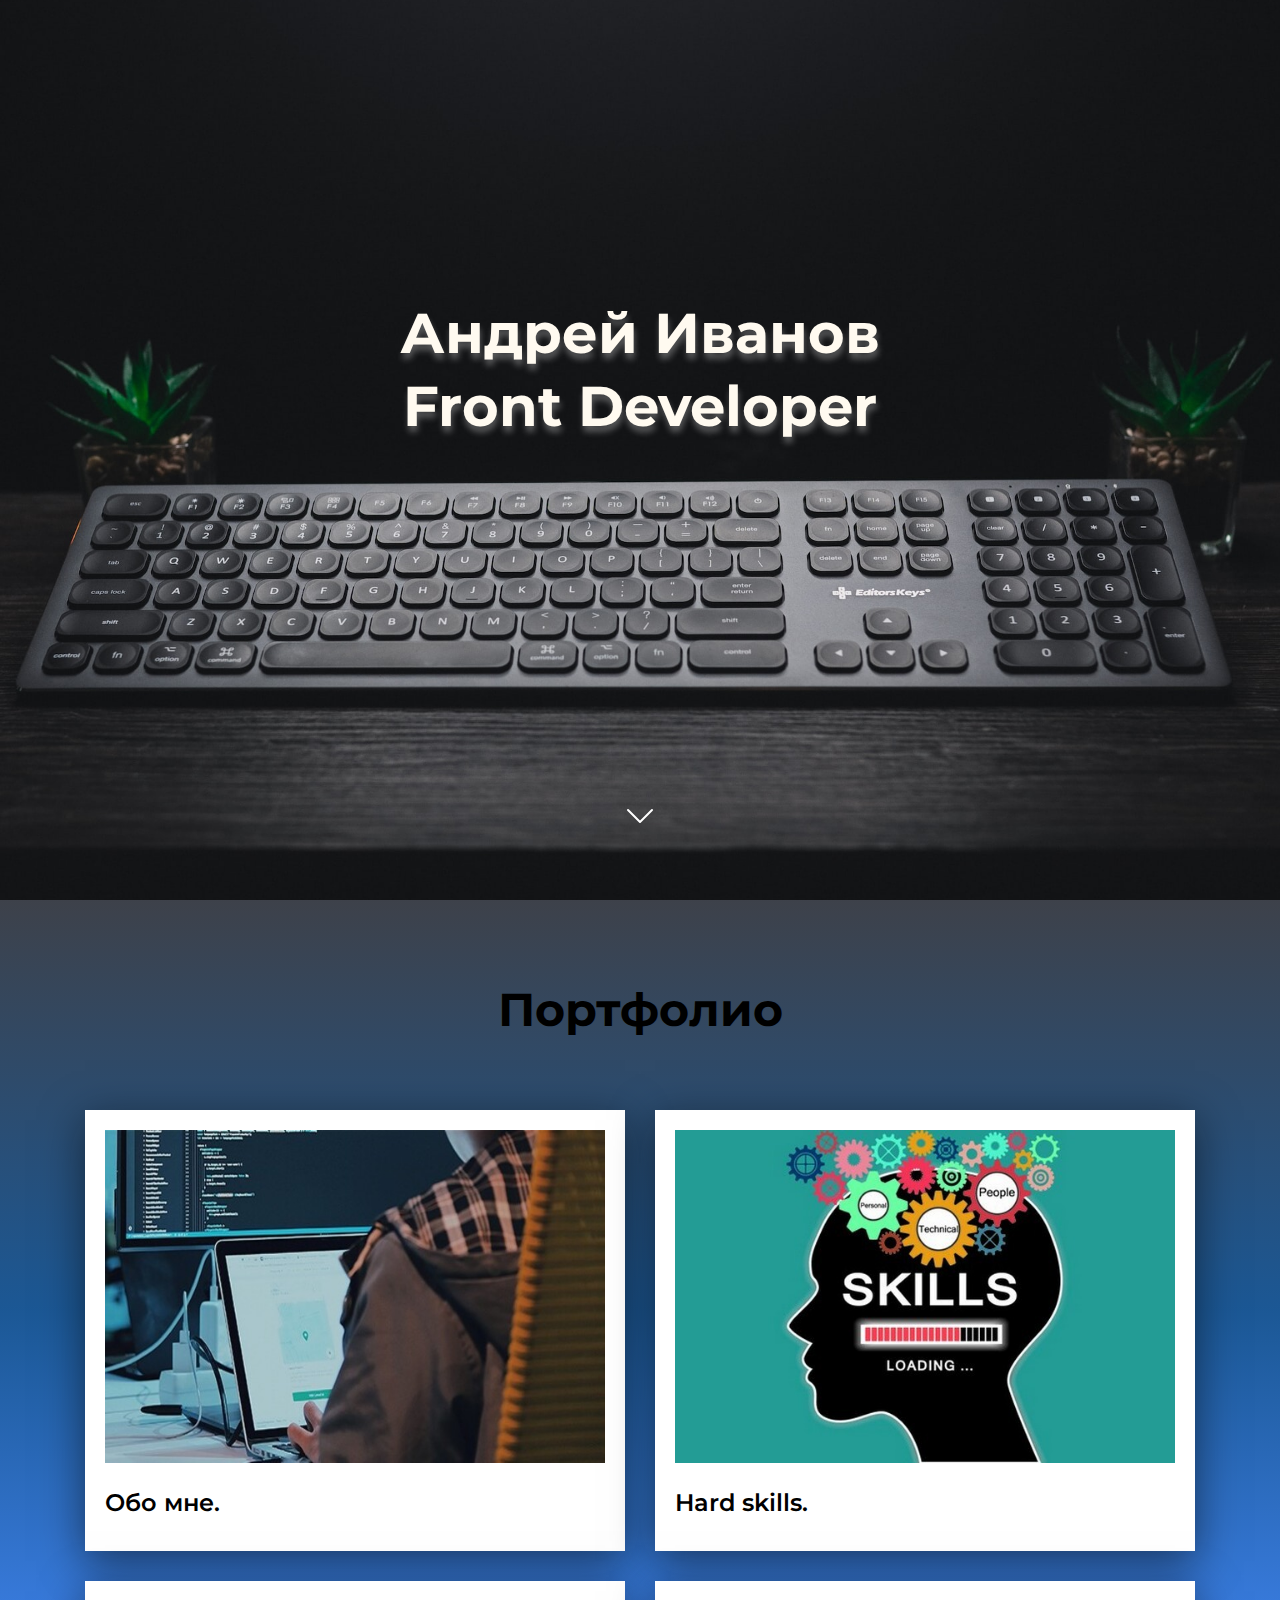
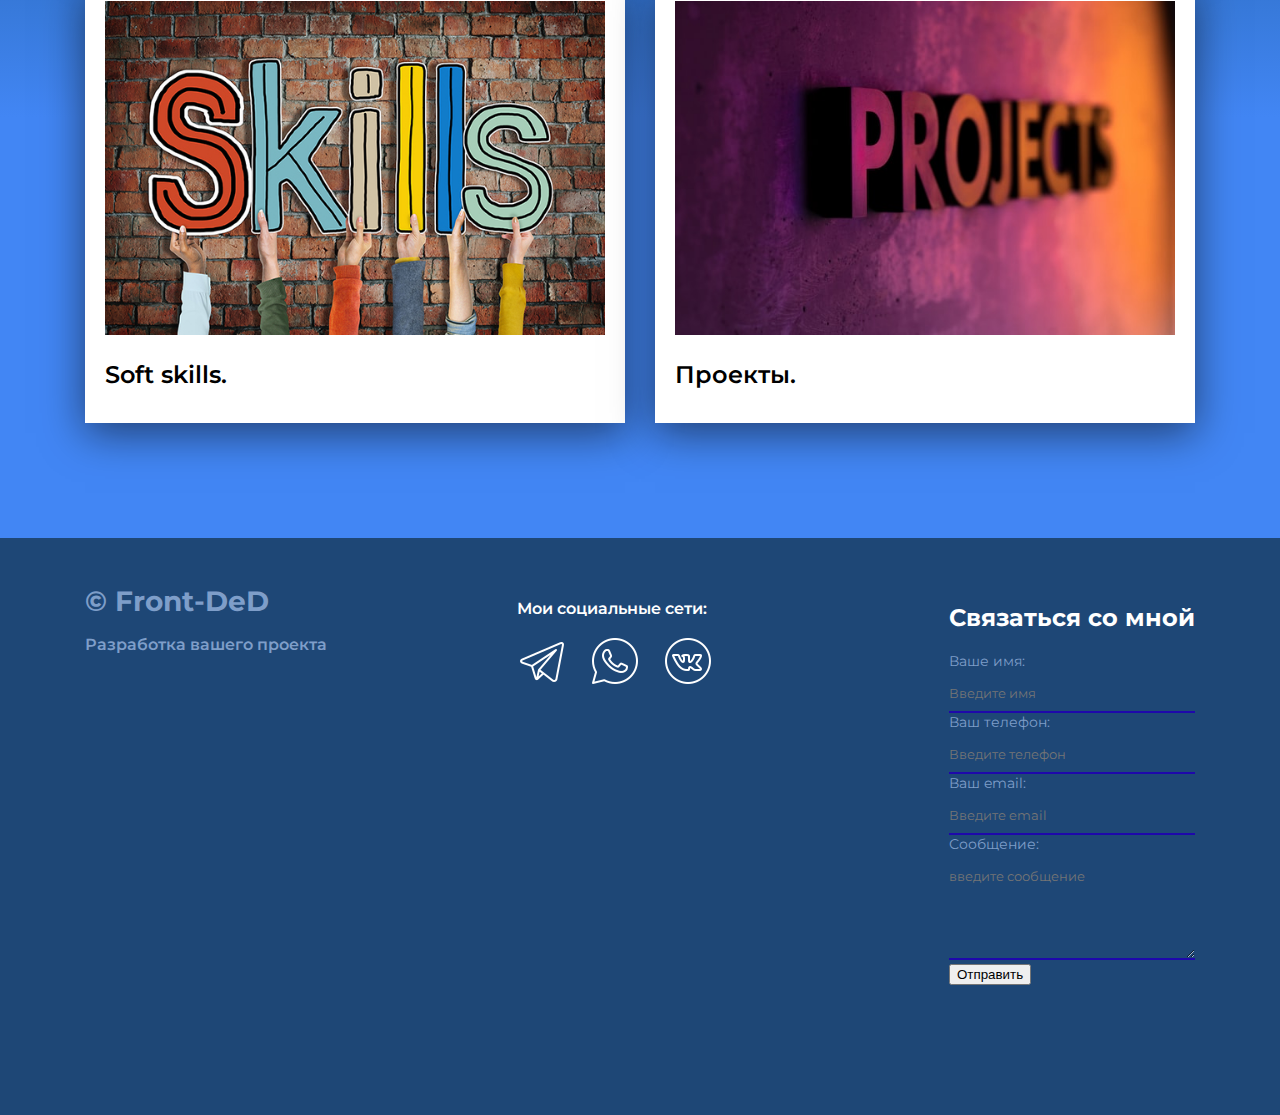
<file: index.html>
<!DOCTYPE html>
<html lang="en">
  <head>
    <meta charset="UTF-8" />
    <meta http-equiv="X-UA-Compatible" content="IE=edge" />
    <meta name="viewport" content="width=device-width, initial-scale=1.0" />
    <title>Fotooboikld.ru</title>
    <link rel="stylesheet" href="./styles.css/main.css" />
    <link rel="stylesheet" href="./styles.css/media.css" />
    <link
      href="https://fonts.googleapis.com/css2?family=Montserrat:wght@400;600;700&display=swap"
      rel="stylesheet"
    />
  </head>
  <body>
    <header class="header" class="header">
      <h1 class="header-title">
        Андрей Иванов <br />
        Front Developer
      </h1>
      <div class="header-info">
        <ul>
          <li></li>
          <li></li>
          <li></li>
        </ul>
      </div>
      <div class="header-arrow">
        <a href="#portfolio" class="header-arrow">
          <img src="./images/header/chevron-down.svg" alt="Arrow" />
        </a>
      </div>
    </header>
    <main>
      <section class="portfolio" id="portfolio">
        <div class="container">
          <h2 class="portfolio-header">Портфолио</h2>

          <div class="portfolio-cards-wrapper">
            <div class="card">
              <a href="mi.html" class="card-link">
                <img class="card-img" src="./images/portfolio/s3.jpg" alt="" />
                <h3 class="card-title">Обо мне.</h3>
                <p></p>
              </a>
            </div>

            <div class="card">
              <a href="hard.html" class="card-link">
                <img class="card-img" src="./images/portfolio/s2.jpg" alt="" />
                <h3 class="card-title">Hard skills.</h3>
                <p></p>
              </a>
            </div>

            <div class="card">
              <a href="soft.html" class="card-link">
                <img class="card-img" src="./images/portfolio/s1.jpg" alt="" />
                <h3 class="card-title">Soft skills.</h3>
                <p></p>
              </a>
            </div>

            <div class="card">
              <a href="slider.html" class="card-link">
                <img class="card-img" src="./images/portfolio/s4.jpg" alt="" />
                <h3 class="card-title">Проекты.</h3>
                <p></p>
              </a>
            </div>
          </div>
        </div>
      </section>
    </main>
    <footer class="footer">
      <div class="container">
        <div class="footer-row">
          <div class="footer-copyright footer-col">
            <div class="footer-copyright-name">© Front-DeD</div>
            <p>Разработка вашего проекта</p>
          </div>

          <div class="footer-icons footer-col">
            <p>Мои социальные сети:</p>
            <div class="footer-icons-row">
              <a href="https://telegram.org/">
                <img src="./images/icons/telegram.png" alt="telegram" />
              </a>

              <a href="https://www.viber.com/">
                <img src="./images/icons/whatsapp.png" alt="whatsapp" />
              </a>

              <a href="https://vk.com/id325337532">
                <img src="./images/icons/vk.png" alt="vk" />
              </a>
            </div>
          </div>

          <form action="telegram.php" method="POST">
            <legend></legend>
            <h2>Связаться со мной</h2>
            <div class="form-group">
              <label for="name">Ваше имя:</label>
              <input
                type="text"
                class="form-control"
                id="name"
                name="name"
                placeholder="Введите имя"
              />
            </div>
            <div class="form-group">
              <label for="phone">Ваш телефон:</label>
              <input
                type="text"
                class="form-control"
                id="phone"
                name="phone"
                placeholder="Введите телефон"
              />
            </div>
            <div class="form-group">
              <label for="email">Ваш email:</label>
              <input
                type="text"
                class="form-control"
                id="email"
                name="email"
                placeholder="Введите email"
              />
            </div>
            <div class="form-group">
              <label for="msg"> Сообщение:</label>
              <textarea
                name="msg"
                id="msg"
                placeholder="введите сообщение"
                cols="20"
                rows="5"
              ></textarea>
            </div>
            <button type="submit" class="btn">Отправить</button>
          </form>
        </div>
      </div>
    </footer>
  </body>
</html>
</file>
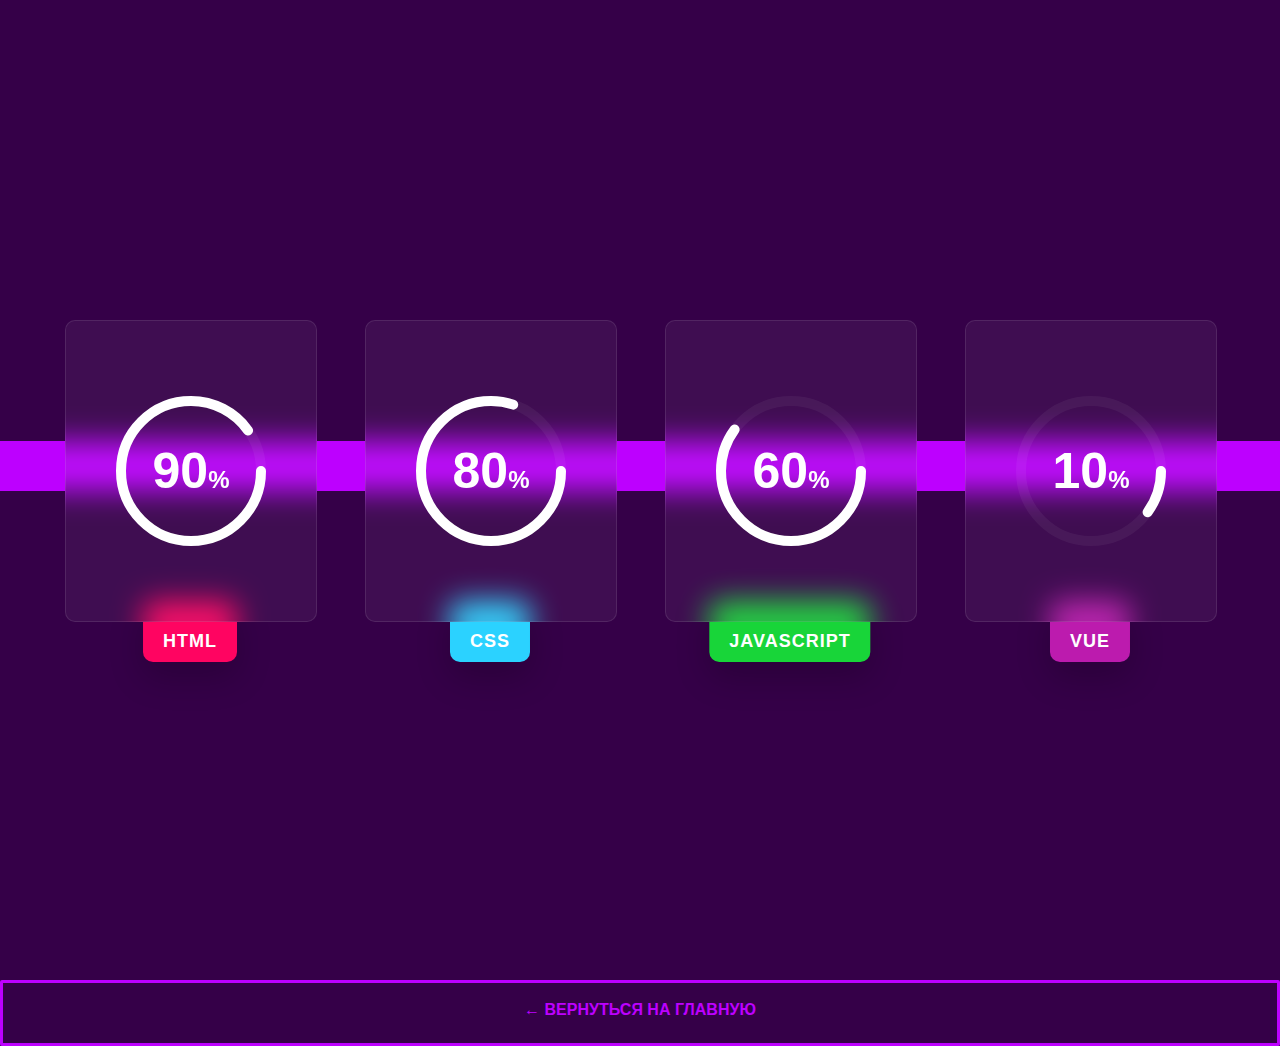
<file: hard.html>
<!DOCTYPE html>
<html lang="en">
  <head>
    <meta charset="UTF-8" />
    <meta http-equiv="X-UA-Compatible" content="IE=edge" />
    <meta name="viewport" content="width=device-width, initial-scale=1.0" />
    <title>Hard-skills</title>
    <link rel="stylesheet" href="./styles.css/hard.css" />
  </head>
  <body>
    <section>
      <div class="container">
        <div class="card">
          <div class="box">
            <div>
              <div class="percent">
                <svg>
                  <circle cx="70" cy="70" r="70"></circle>
                  <circle cx="70" cy="70" r="70"></circle>
                </svg>
                <div class="number">
                  <h2>90<span>%</span></h2>
                </div>
              </div>
            </div>
          </div>
          <div class="text">HTML</div>
        </div>
        <div class="card">
          <div class="box">
            <div>
              <div class="percent">
                <svg>
                  <circle cx="70" cy="70" r="70"></circle>
                  <circle cx="70" cy="70" r="70"></circle>
                </svg>
                <div class="number">
                  <h2>80<span>%</span></h2>
                </div>
              </div>
            </div>
          </div>
          <div class="text">CSS</div>
        </div>
        <div class="card">
          <div class="box">
            <div>
              <div class="percent">
                <svg>
                  <circle cx="70" cy="70" r="70"></circle>
                  <circle cx="70" cy="70" r="70"></circle>
                </svg>
                <div class="number">
                  <h2>60<span>%</span></h2>
                </div>
              </div>
            </div>
          </div>
          <div class="text">JAVASCRIPT</div>
        </div>
        <div class="card">
          <div class="box">
            <div>
              <div class="percent">
                <svg>
                  <circle cx="70" cy="70" r="70"></circle>
                  <circle cx="70" cy="70" r="70"></circle>
                </svg>
                <div class="number">
                  <h2>10<span>%</span></h2>
                </div>
              </div>
            </div>
          </div>
          <div class="text">VUE</div>
        </div>
      </div>
    </section>
    <div class="footer">
      <a href="index.html" class="project-btn-back">← ВЕРНУТЬСЯ НА ГЛАВНУЮ</a>
    </div>
  </body>
</html>
</file>
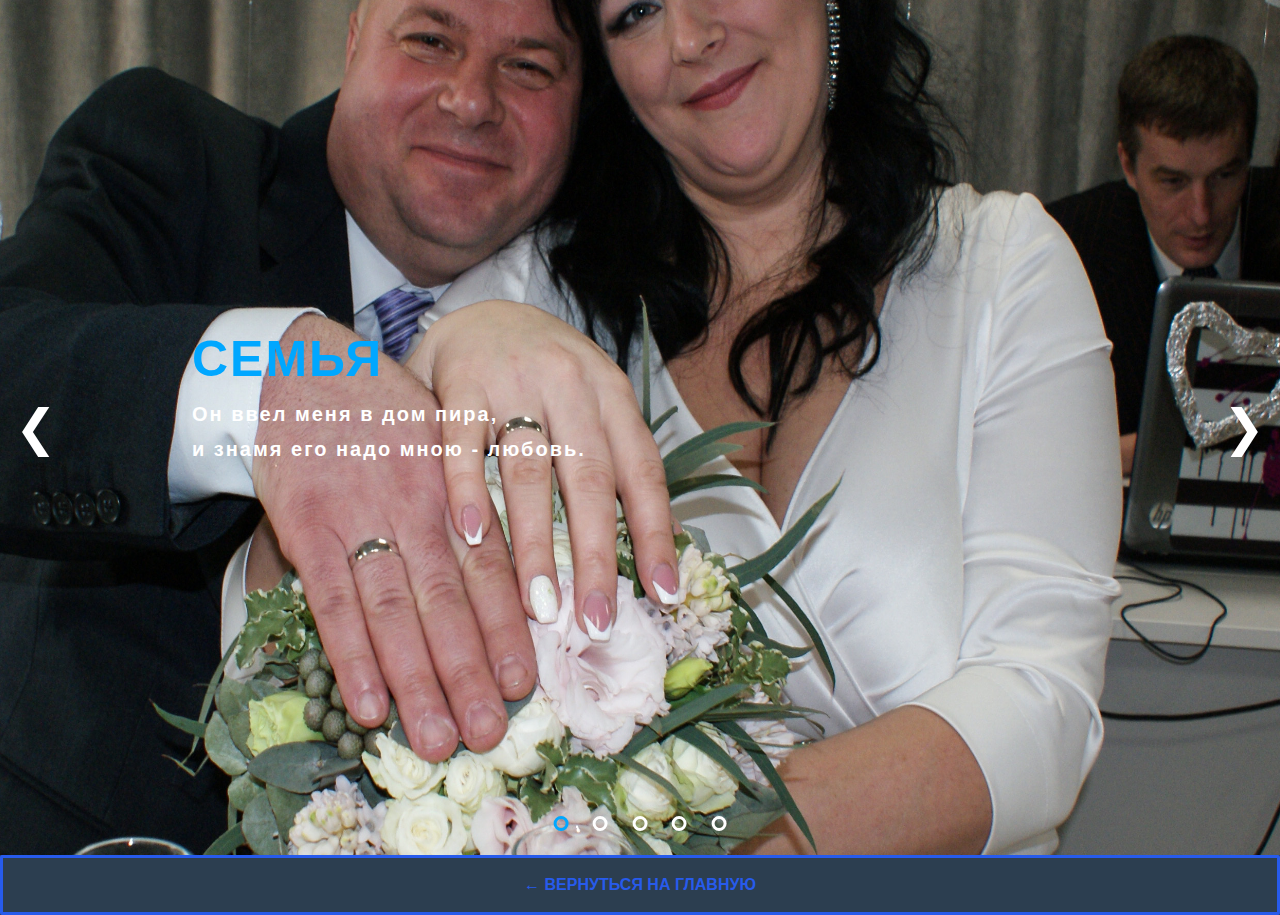
<file: mi.html>
<!DOCTYPE html>
<html lang="ru">
  <head>
    <meta charset="UTF-8" />
    <meta name="viewport" content="width=device-width, initial-scale=1.0" />
    <title>Обо мне</title>

    <link rel="stylesheet" href="./styles.css/mi.css" />
  </head>
  <body style="height: 100vh">
    <div class="page">
      <div class="slider">
        <!-- fade css -->
        <div class="myslide fade">
          <div class="txt">
            <h1>СЕМЬЯ</h1>
            <p>
              Он ввел меня в дом пира,<br />
              и знамя его надо мною - любовь.
            </p>
          </div>
          <img src="./images/mi/img1.JPG" style="width: 100%; height: 100%" />
        </div>

        <div class="myslide fade">
          <div class="txt">
            <h1>БОГ</h1>
            <p>Да, я верующий человек<br />Обожаю моего Отца Небесного</p>
          </div>
          <img src="./images/mi/img2.jpg" style="width: 100%; height: 100%" />
        </div>

        <div class="myslide fade">
          <div class="txt">
            <h1>Работа</h1>
            <p>Front-end Developer<br />Люблю эту работу</p>
          </div>
          <img src="./images/mi/img3.jpg" style="width: 100%; height: 100%" />
        </div>

        <div class="myslide fade">
          <div class="txt">
            <h1>Путешествия</h1>
            <p>Активный отдых<br />Это моё</p>
          </div>
          <img src="./images/mi/img4.jpg" style="width: 100%; height: 100%" />
        </div>

        <div class="myslide fade">
          <div class="txt">
            <h1>учеба</h1>
            <p>Люблю учиться<br />Да это мне нравится</p>
          </div>
          <img src="./images/mi/5.jpg" style="width: 100%; height: 100%" />
        </div>
        <!-- /fade css -->

        <!-- onclick js -->
        <a class="prev" onclick="plusSlides(-1)">&#10094;</a>
        <a class="next" onclick="plusSlides(1)">&#10095;</a>

        <div class="dotsbox" style="text-align: center">
          <span class="dot" onclick="currentSlide(1)"></span>
          <span class="dot" onclick="currentSlide(2)"></span>
          <span class="dot" onclick="currentSlide(3)"></span>
          <span class="dot" onclick="currentSlide(4)"></span>
          <span class="dot" onclick="currentSlide(5)"></span>
        </div>
        <!-- /onclick js -->
      </div>
      <div class="footer">
        <a href="index.html" class="project-btn-back">← ВЕРНУТЬСЯ НА ГЛАВНУЮ</a>
      </div>
    </div>
    <script src="./js/mi.js"></script>
  </body>
</html>
</file>
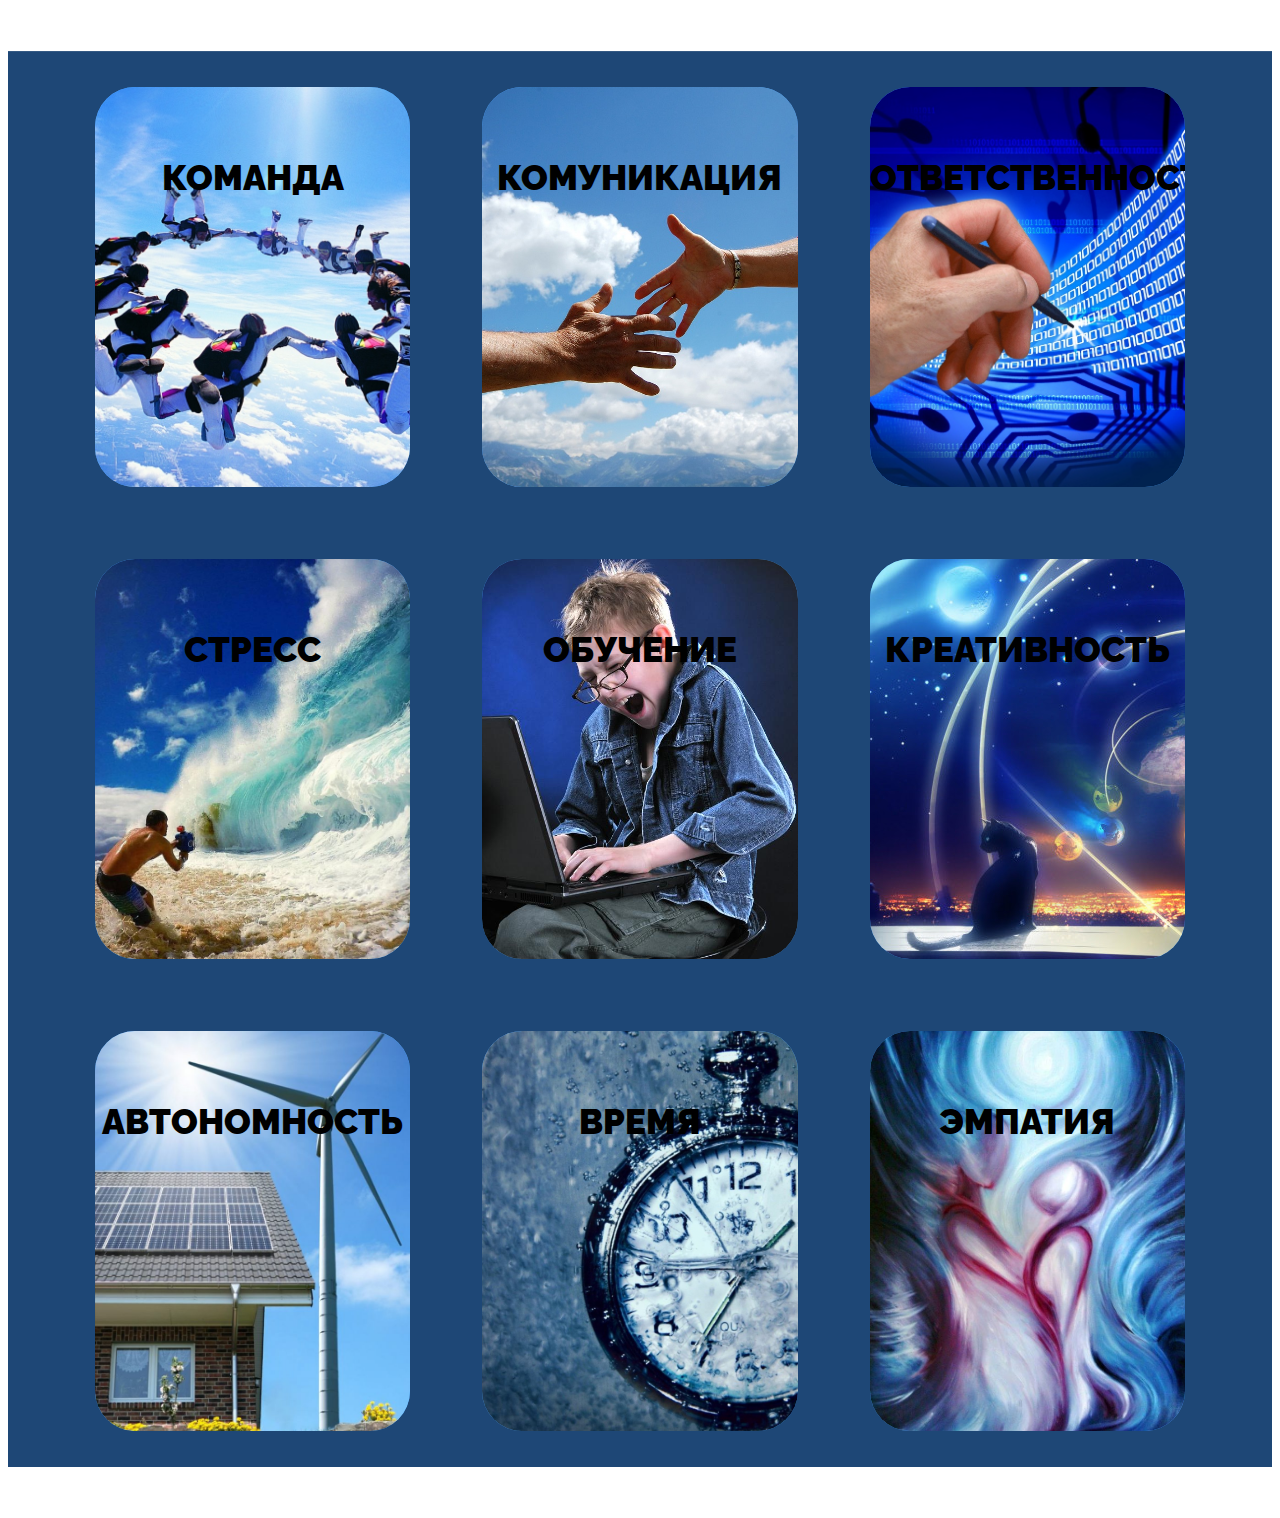
<file: soft.html>
<html lang="ru" dir="ltr">
  <head>
    <meta charset="utf-8" />
    <meta name="viewport" content="width=device-width, initial-scale=1.0" />
    <title>Soft</title>
    <link rel="stylesheet" href="./styles.css/soft.css" />

    <link
      href="https://cdn.jsdelivr.net/npm/bootstrap@5.0.2/dist/css/bootstrap.min.css"
      rel="stylesheet"
      integrity="sha384-EVSTQN3/azprG1Anm3QDgpJLIm9Nao0Yz1ztcQTwFspd3yD65VohhpuuCOmLASjC"
      crossorigin="anonymous"
    />
  </head>
  <body>
    <section id="background">
      <div class="container">
        <div id="row">
          <div class="image">
            <img src="./images/soft/1.jpg" alt="" />
            <div class="details">
              <h2><span>Команда</span></h2>
              <p>
                Я понял что команда это сила, сила не в количестве, а в
                разнообразии
              </p>
              <div class="more">
                <a href="index.html" class="read-more"
                  >Возрат <span>На Главную</span></a
                >
              </div>
            </div>
          </div>

          <div class="image">
            <img src="./images/soft/2.jpg" alt="" />
            <div class="details">
              <h2><span>Комуникация</span></h2>
              <p>Торговля научила меня уметь общаться с людьми.</p>
              <div class="more">
                <a href="index.html" class="read-more"
                  >Возрат <span>На Главную</span></a
                >
              </div>
            </div>
          </div>

          <div class="image">
            <img src="./images/soft/3.jpg" alt="" />
            <div class="details">
              <h2><span>Ответственность</span></h2>
              <p>
                Я ответственный за качество своего кода и сроки написания кода.
              </p>
              <div class="more">
                <a href="index.html" class="read-more"
                  >Возрат <span>На Главную</span></a
                >
              </div>
            </div>
          </div>
        </div>

        <div id="row">
          <div class="image">
            <img src="./images/soft/4.jpg" alt="" />
            <div class="details">
              <h2><span>Стресс</span></h2>
              <p>
                «Нас убивает не сам стресс, а наша реакция на него» Опыт в
                торговли привел меня к стрессоустойчивости.
              </p>
              <div class="more">
                <a href="index.html" class="read-more"
                  >Возрат <span>На главную</span></a
                >
              </div>
            </div>
          </div>

          <div class="image">
            <img src="./images/soft/6.jpg" alt="" />
            <div class="details">
              <h2><span>Обучение</span></h2>
              <p>
                Я люблю обучаться и постоянно учиться. IT-сфера это то место,
                где я это могу делать.
              </p>
              <div class="more">
                <a href="index.html" class="read-more"
                  >Возрат <span>На главную</span></a
                >
              </div>
            </div>
          </div>

          <div class="image">
            <img src="./images/soft/5.jpg" alt="" />

            <div class="details">
              <h2><span>Креативность</span></h2>
              <p>
                IT-технологии – это про креативных людей , умеющих нестандартно
                мыслить и находить новые решения.
              </p>
              <div class="more">
                <a href="index.html" class="read-more"
                  >Возрат <span>На главную</span></a
                >>
              </div>
            </div>
          </div>
        </div>

        <div id="row">
          <div class="image">
            <img src="./images/soft/7.jpeg" alt="" />
            <div class="details">
              <h2><span>Автономность</span></h2>
              <p>Да я умею работать ,автономно возможно даже легче работать.</p>
              <div class="more">
                <a href="index.html" class="read-more"
                  >Возрат <span>На главную</span></a
                >
              </div>
            </div>
          </div>

          <div class="image">
            <img src="./images/soft/8.jpg" alt="" />
            <div class="details">
              <h2><span>Время</span></h2>
              <p>
                Это мой самый дорогой ресурс, над распределением которого я
                тружусь каждый день.
              </p>
              <div class="more">
                <a href="index.html" class="read-more"
                  >Возрат <span>На главную</span></a
                >
              </div>
            </div>
          </div>

          <div class="image">
            <img src="./images/soft/9.jpg" alt="" />
            <div class="details">
              <h2><span>Эмпатия</span></h2>
              <p>
                Понять, принять, простить. Хочу научиться делать такие вещи
                которые будут приносить удовольствие людям.
              </p>
              <div class="more">
                <a href="index.html" class="read-more"
                  >Возрат <span>На главную</span></a
                >
              </div>
            </div>
          </div>
        </div>
      </div>
    </section>
  </body>
</html>
</file>
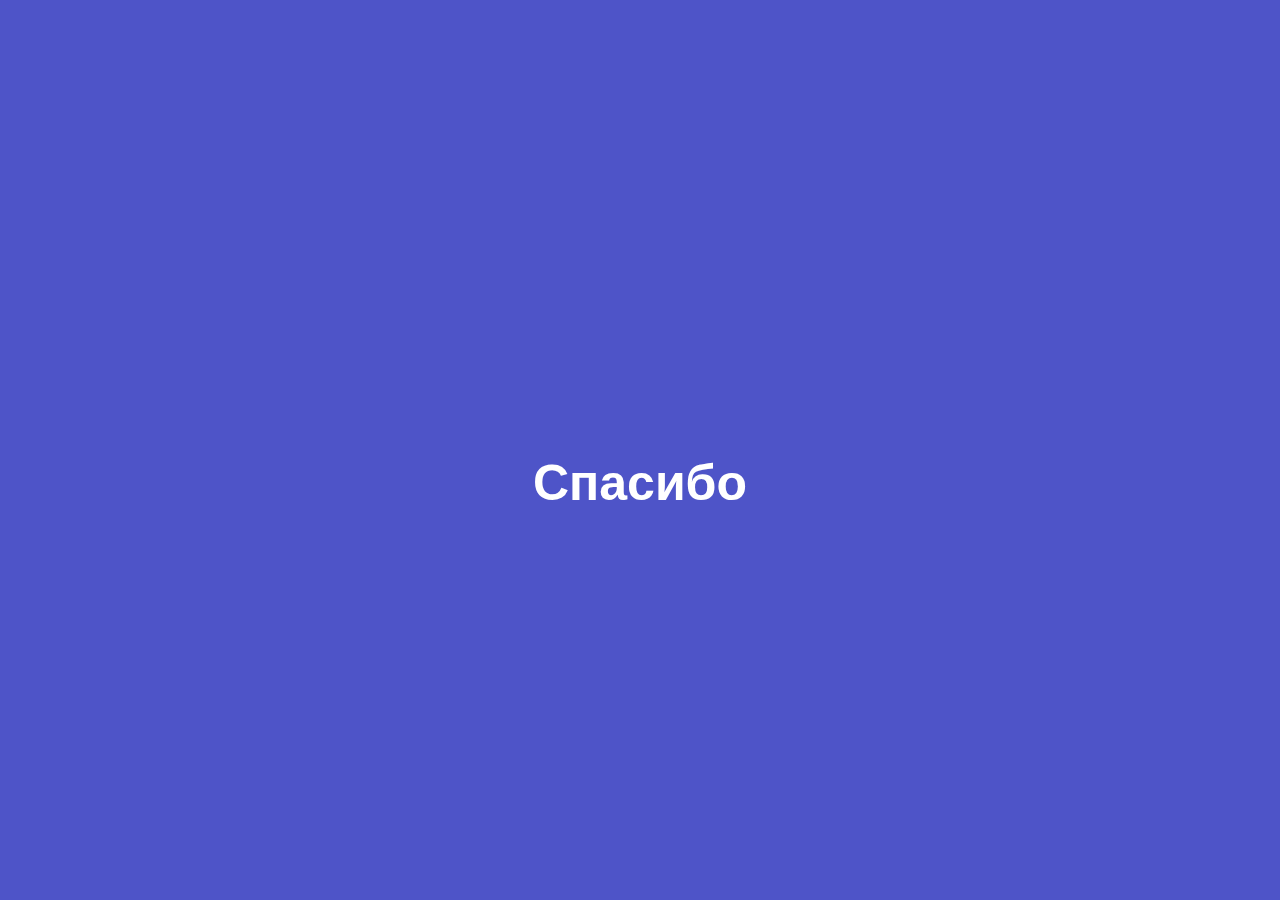
<file: thanks.html>
<!DOCTYPE html>
<html lang="ru">
  <head>
    <meta charset="UTF-8" />
    <meta http-equiv="X-UA-Compatible" content="IE=edge" />
    <meta name="viewport" content="width=device-width, initial-scale=1.0" />
    <link rel="stylesheet" href="./styles.css/thanks.css" />
    <title>Document</title>
  </head>
  <body>
    <div class="context">
      <h1>Спасибо</h1>
    </div>

    <div class="area">
      <ul class="circles">
        <li></li>
        <li></li>
        <li></li>
        <li></li>
        <li></li>
        <li></li>
        <li></li>
        <li></li>
        <li></li>
        <li></li>
      </ul>
    </div>
  </body>
</html>
</file>
<file: styles.css/main.css>
* {
  box-sizing: border-box;
}

html {
  scroll-behavior: smooth;
}

body {
  margin: 0;
  font-family: "Montserrat", sans-serif;
  color: #000000;
}

img {
  max-width: 100%;
}

.container {
  max-width: 1140px;
  margin-left: auto;
  margin-right: auto;
  padding-left: 15px;
  padding-right: 15px;
}

.none {
  display: none !important;
}

/* Header */

.header {
  position: relative;

  display: flex;
  flex-direction: column;
  justify-content: center;
  align-items: center;

  width: 100%;
  height: 100vh;

  background-color: #556983;
  background-image: url("./../images/header/fon.jpg");
  background-size: cover;
  background-position: center;
}

.header-title {
  margin: 0;
  margin-bottom: 25px;
  font-weight: 700;
  font-size: 56px;
  line-height: 130%;
  text-align: center;
  color: floralwhite;
  text-shadow: 1px 6px 6px rgba(250, 247, 247, 0.3);
}

.header-info {
  max-width: 600px;

  font-size: 20px;
  color: floralwhite;
}
.header-info li {
  padding: 16px;
  list-style-type: none;
}
.header-subtitle {
  margin: 0;
  font-weight: bold;
  font-size: 16px;
  line-height: 150%;
  text-align: center;
  letter-spacing: 0.2em;
  text-transform: uppercase;
  color: #ffffff;
}

.header-arrow {
  width: 48px;
  height: 48px;

  position: absolute;
  bottom: 30px;
  left: 50%;
  transform: translate(-50%, 0);
}
main {
  background: rgb(55, 59, 68);
  background: linear-gradient(
    180deg,
    rgba(55, 59, 68, 0.969625350140056) 0%,
    rgba(13, 77, 142, 0.9416141456582633) 33%,
    rgba(66, 134, 244, 1) 66%
  );
}

.portfolio {
  padding-top: 80px;
  padding-bottom: 115px;
}

.portfolio-header {
  margin: 0;
  margin-bottom: 70px;
  font-weight: 700;
  font-size: 46px;
  line-height: 130%;
  text-align: center;
  color: #000000;
}

.portfolio-cards-wrapper {
  display: flex;
  flex-wrap: wrap;
  justify-content: space-between;
}

.card {
  margin-bottom: 30px;
  max-width: 540px;
  background-color: white;
  box-shadow: 0px 10px 40px rgba(8, 8, 8, 0.55);
  transition: transform 0.2s ease-in;
}

.card:hover {
  transform: translateY(-15px);
}

.card-link {
  display: block;
  padding: 20px;
  color: black;
  text-decoration: none;
  transition: color 0.2s ease-in;
}

.card-link:hover {
  color: rgb(39, 91, 236);
}

.card:last-child,
.card:nth-last-child(2) {
  margin-bottom: 0;
}

.card-img {
  margin-bottom: 20px;
}

.card-title {
  margin: 0;
  margin-bottom: 13px;
  font-weight: 600;
  font-size: 24px;
  line-height: 130%;
}

.card p {
  margin: 0;
  font-size: 16px;
  line-height: 130%;
}

.footer {
  padding-top: 45px;
  padding-bottom: 130px;
  background: #1e4776;
  color: white;
}

.footer-row {
  display: flex;
  flex-direction: row;
  justify-content: space-between;
}

.footer-col {
  max-width: 350px;
  flex-grow: 1;
}

.footer-copyright {
  color: #7e9ec9;
  line-height: 1.3;
}

.footer-copyright-name {
  font-weight: 700;
  font-size: 28px;
  margin-bottom: 15px;
}

.footer-copyright p {
  margin: 0;
  margin-bottom: 15px;
  font-size: 16px;
  font-weight: 600;
}

.footer-icons p {
  font-weight: 600;
  font-size: 16px;
  line-height: 1.3;
}

.footer-icons-row {
  display: flex;
  align-items: center;
}

.footer-icons-row > * + * {
  margin-left: 23px;
}

.project {
  padding: 80px 0 120px 0;
  text-align: center;
}

.project-header {
  margin: 0;
  margin-bottom: 40px;
  font-weight: bold;
  font-size: 46px;
  line-height: 1.3;
}

.project-img {
  margin-bottom: 70px;
}

.project-description {
  margin: 0 auto 60px;
  max-width: 730px;
}

.project-description p {
  margin-top: 0;
  margin-bottom: 15px;
  font-size: 16px;
  line-height: 1.5;
}

.project-btn-back {
  display: inline-block;
  height: 60px;
  padding-left: 30px;
  padding-right: 30px;

  border: 3px solid #275bec;
  border-radius: 50px;

  color: #275bec;
  font-weight: 700;
  font-size: 16px;
  line-height: 54px;
  text-transform: uppercase;
  text-decoration: none;

  transition: all 0.2s ease-in;
}

.project-btn-back:hover {
  background-color: #275bec;
  color: white;
}

.form h2 {
  text-align: center;
}
.form-row {
  margin-bottom: 10px;
  display: flex;
}
.form-row .form-group {
  margin-right: 20px;
  width: 50%;
}
.form-row .form-group:last-child {
  margin-right: 0;
}
.skils {
  box-shadow: 0 0 10px 5px rgb(30, 8, 171);
  border-radius: 25px;
  padding: 20px;
  padding-bottom: 10px;
}
.list__img {
  width: 100px;
  height: 100px;
  padding-bottom: 10px;
}

@media (max-width: 750px) {
  .form-row {
    display: block;
  }
  .form-row .form-group {
    width: 100%;
    margin-right: 0;
    margin-bottom: 10px;
  }
}
.form-group label {
  display: block;
  font-size: 14px;
  color: #7e9ec9;
}
.form-group input,
.form-group textarea {
  width: 100%;
  box-sizing: border-box;
  border: none;
  background: transparent;
  border-bottom: 2px solid rgb(30, 8, 171);

  color: rgb(215, 23, 23);
  padding: 15px 0 10px;
  outline: none;
  font-family: inherit;
}
</file>
<file: styles.css/media.css>
@media (max-width: 1140px) {
  .card {
    width: calc(50% - 15px);
  }

  .footer {
    padding-top: 40px;
    padding-bottom: 60px;
  }

  .footer-row {
    flex-direction: column-reverse;
    align-items: center;
    text-align: center;
  }

  .footer-col {
    margin-bottom: 50px;
  }

  .footer-col:first-child {
    margin-bottom: 0;
  }
}

@media (max-width: 760px) {
  .header-title {
    font-size: 32px;
  }

  .header-subtitle {
    font-size: 14px;
  }

  .portfolio {
    padding-top: 40px;
    padding-bottom: 60px;
  }

  .portfolio-header {
    font-size: 32px;
    margin-bottom: 30px;
  }

  .portfolio-cards-wrapper {
    justify-content: center;
  }

  .card {
    max-width: 530px;
    width: 100%;
  }

  .card:nth-last-child(2) {
    margin-bottom: 30px;
  }

  .card-link {
    padding: 15px;
  }

  .card-img {
    margin-bottom: 10px;
  }

  .card-title {
    font-size: 18px;
    margin-bottom: 10px;
  }

  .card p {
    font-size: 14px;
  }

  .footer-copyright-name {
    font-size: 18px;
    margin-bottom: 5px;
  }

  .footer-copyright p {
    font-size: 14px;
  }

  .footer-icons p {
    font-size: 14px;
  }

  .footer-contacts p {
    font-size: 14px;
    margin: 0;
    margin-top: 15px;
  }

  .footer-button {
    padding-left: 15px;
    padding-right: 15px;
  }

  .project {
    padding: 40px 0 60px;
  }

  .project-header {
    font-size: 28px;
    margin-bottom: 30px;
  }

  .project-img {
    margin-bottom: 20px;
  }

  .project-description {
    margin-bottom: 50px;
  }

  .project-btn-back {
    padding: 0 10px;
    width: 100%;
    max-width: 320px;
  }
}
</file>
<file: styles.css/hard.css>
* {
  margin: 0;
  padding: 0;
  font-family: "Roboto", sans-serif;
}
section {
  position: relative;
  display: flex;
  justify-content: center;
  align-items: center;
  padding: 40px 0;
  min-height: 100vh;
  background: #350048;
}
section::before {
  content: "";
  position: absolute;
  top: 45%;
  left: 0;
  width: 100%;
  height: 50px;
  background: #bd00ff;
}
.container {
  width: 1200px;
  display: flex;
  flex-wrap: wrap;
  justify-content: space-around;
}
.container .card {
  position: relative;
  width: 250px;
  height: 300px;
  text-align: center;
  z-index: 10;
  margin: 20px 20px 60px;
}
.container .card .box {
  position: absolute;
  top: 0;
  left: 0;
  width: 100%;
  height: 100%;
  display: flex;
  justify-content: center;
  align-items: center;
  background: rgba(255, 255, 255, 0.05);
  box-shadow: 0 15px 35px rgba (0, 0, 0, 0.5);
  backdrop-filter: blur(15px);
  border: 1px solid rgba(255, 255, 255, 0.1);
  z-index: 10;
  border-radius: 10px;
}
.percent {
  position: relative;
  width: 150px;
  height: 150px;
  border-radius: 50%;
  z-index: 100;
}

.percent .number {
  position: absolute;
  top: 0;
  left: 0;
  width: 100%;
  height: 100%;
  display: flex;
  justify-content: center;
  align-items: center;
}
.percent .number h2 {
  color: #fff;
  font-weight: 700;
  font-size: 50px;
}
.percent .number h2 span {
  font-size: 24px;
}
.text {
  position: absolute;
  bottom: -42px;
  left: 50%;
  transform: translateX(-50%);
  text-align: center;
  padding: 30px 20px 10px;
  background: #f00;
  border-radius: 10px;
  font-weight: 800;
  font-size: 18px;
  letter-spacing: 1px;
  text-transform: uppercase;
  box-shadow: 0 15px 35px rgba(0, 0, 0, 0.2);
  z-index: 1;
  color: #fff;
  pointer-events: none;
  transition: bottom 0.5s, z-index 0s, trasform 0.5s, padding 0.5s;
  transition-delay: 0s, 0.5s, 0s, 0.5s;
}
.card:hover .text {
  bottom: -70px;
  z-index: 11;
  transform: translateX(-50%) translateY(-50px);
  padding: 10px 20px 10px;
}
.card:nth-child(1) .text {
  background: #ff0461;
}
.card:nth-child(2) .text {
  background: #2bd2ff;
}
.card:nth-child(3) .text {
  background: #18d539;
}
.card:nth-child(4) .text {
  background: #bc1bae;
}
svg {
  position: relative;
  width: 150px;
  height: 150px;
}
svg circle {
  width: 100%;
  height: 100%;
  fill: none;
  stroke-width: 10;
  stroke: rgba(255, 255, 255, 0.05);
  transform: translate(5px, 5px);
  stroke-linecap: round;
}
svg circle:nth-child(2) {
  stroke: #fff;
  stroke-dasharray: 440px;
  stroke-dashoffset: 440px;
}
.card:nth-child(1) svg circle:nth-child(2) {
  stroke-dashoffset: calc(440px - (440px * 90) / 100);
}
.card:nth-child(2) svg circle:nth-child(2) {
  stroke-dashoffset: calc(440px - (440px * 80) / 100);
}
.card:nth-child(3) svg circle:nth-child(2) {
  stroke-dashoffset: calc(440px - (440px * 60) / 100);
}
.card:nth-child(4) svg circle:nth-child(2) {
  stroke-dashoffset: calc(440px - (440px * 10) / 100);
}
.footer {
  margin-top: auto;
  flex: 1 0 auto;
  background-color: #350048;
}
.project-btn-back {
  display: flex;

  justify-content: center;
  align-content: space-around;
  height: 60px;
  padding-left: 30px;
  padding-right: 30px;

  border: 3px solid #bd00ff;
  border-radius: 2px;

  color: #bd00ff;
  font-weight: 700;
  font-size: 16px;
  line-height: 54px;
  text-transform: uppercase;
  text-decoration: none;

  transition: all 0.2s ease-in;
}

.project-btn-back:hover {
  background-color: #2bd2ff;
  color: white;
}
</file>
<file: styles.css/mi.css>
/* 1 */
* {
  margin: 0;
  padding: 0;

  box-sizing: border-box;
  font-family: sans-serif;
}
.page {
  overflow: hidden;
  display: flex;
  flex-direction: column;
  min-height: 100vh;
}
header {
  height: 60px;
  width: 100%;
  position: absolute;
  top: 0;
  z-index: 2;
}
.footer {
  margin-top: auto;
  flex: 1 0 auto;
  background-color: #2c3e50;
}
#logo {
  line-height: 60px;
  margin-left: 40px;
  display: inline-block;
  cursor: pointer;
  font-size: 30px;
  font-weight: bold;
  color: #00a7ff; /* blue */
}
#logo:hover {
  color: #eef9ff; /* white */
}
#logo-s {
  color: #eef9ff; /* white */
  margin-left: 5px;
}
#logo:hover #logo-s {
  color: #00a7ff; /* blue */
}
.sign {
  float: right;
  line-height: 60px;
  margin-right: 40px;
}
.sign a {
  color: #fff;
  font-weight: bold;
  text-decoration: none;
}
.act {
  border: 2px solid #fff;
  border-radius: 50px;
  padding: 6px 15px;
}
.sign a:hover {
  color: #00a7ff; /* blue */
  border-color: #00a7ff; /* blue */
}
/* /1 */

/* 2 */
.slider {
  position: relative;
  width: 100%;
  background: #2c3e50; /* darckblue */
}
.myslide {
  height: 855px;
  display: none;
  overflow: hidden;
}

.prev,
.next {
  position: absolute;
  top: 50%;
  transform: translate(0, -50%);
  font-size: 50px;
  padding: 15px;
  cursor: pointer;
  color: #fff;
  transition: 0.1s;
  user-select: none;
}
.prev:hover,
.next:hover {
  color: #00a7ff; /* blue */
}
.next {
  right: 0;
}
.dotsbox {
  position: absolute;
  left: 50%;
  transform: translate(-50%);
  bottom: 20px;
  cursor: pointer;
}
.dot {
  display: inline-block;
  width: 15px;
  height: 15px;
  border: 3px solid #fff;
  border-radius: 50%;
  margin: 0 10px;
  cursor: pointer;
}
/* /2 */

/* javascript */
.active,
.dot:hover {
  border-color: #00a7ff; /* blue */
}
/* /javascript */

/* muslide add fade */
.fade {
  -webkit-animation-name: fade;
  -webkit-animation-duration: 1.5s;
  animation-name: fade;
  animation-duration: 1.5s;
}

@-webkit-keyframes fade {
  from {
    opacity: 0.8;
  }
  to {
    opacity: 1;
  }
}

@keyframes fade {
  from {
    opacity: 0.8;
  }
  to {
    opacity: 1;
  }
}
/* /muslide add fade */

/* 3 */
.txt {
  position: absolute;
  color: #fff;
  letter-spacing: 2px;
  line-height: 35px;
  top: 40%;
  left: 15%;
  -webkit-animation-name: posi;
  -webkit-animation-duration: 2s;
  animation-name: posi;
  animation-duration: 2s;
  z-index: 1;
}

@-webkit-keyframes posi {
  from {
    left: 25%;
  }
  to {
    left: 15%;
  }
}

@keyframes posi {
  from {
    left: 25%;
  }
  to {
    left: 15%;
  }
}

.txt h1 {
  color: #00a7ff; /* blue */
  font-size: 50px;
  margin-bottom: 20px;
}
.txt p {
  font-weight: bold;
  font-size: 20px;
}
/* /3 */

/* 4 */
img {
  transform: scale(1.5, 1.5);
  -webkit-animation-name: zoomin;
  -webkit-animation-duration: 40s;
  animation-name: zoomin;
  animation-duration: 40s;
}
@-webkit-keyframes zoomin {
  from {
    transform: scale(1, 1);
  }
  to {
    transform: scale(1.5, 1.5);
  }
}

@keyframes zoomin {
  from {
    transform: scale(1, 1);
  }
  to {
    transform: scale(1.5, 1.5);
  }
}
/* /4 */

/* 5 */
@media screen and (max-width: 800px) {
  .myslide {
    height: 500px;
  }
  .txt {
    letter-spacing: 2px;
    line-height: 25px;
    top: 50%;
    left: 50%;
    transform: translate(-50%, -50%);
    -webkit-animation-name: posi2;
    -webkit-animation-duration: 2s;
    animation-name: posi2;
    animation-duration: 2s;
  }

  @-webkit-keyframes posi2 {
    from {
      top: 35%;
    }
    to {
      top: 50%;
    }
  }

  @keyframes posi2 {
    from {
      top: 35%;
    }
    to {
      top: 50%;
    }
  }

  .txt h1 {
    font-size: 40px;
  }
  .txt p {
    font-size: 13px;
  }
}
/* /5 */

/* 6 */
@media screen and (max-width: 520px) {
  .txt h1 {
    font-size: 30px;
    margin-bottom: 20px;
  }
  .sign {
    margin-right: 20px;
  }
  .sign a {
    font-size: 12px;
  }
}
.project-btn-back {
  display: flex;

  justify-content: center;
  align-content: space-around;
  height: 60px;
  padding-left: 30px;
  padding-right: 30px;

  border: 3px solid #275bec;
  border-radius: 2px;

  color: #275bec;
  font-weight: 700;
  font-size: 16px;
  line-height: 54px;
  text-transform: uppercase;
  text-decoration: none;

  transition: all 0.2s ease-in;
}

.project-btn-back:hover {
  background-color: #275bec;
  color: white;
}

/* /6 */
</file>
<file: styles.css/soft.css>
@import url("https://fonts.googleapis.com/css2?family=Raleway:wght@300;400;500;600;700;800&display=swap");

#background {
  height: auto;
  font-family: "Raleway", sans-serif;
  /* 	background-color: #333; */
  position: relative;
  /* background-color: #131c2a; */
  background-color: #1e4776;
  background-image: linear-gradient(
    rgba(255, 255, 255, 0.1) 1px,
    transparent 1px
  );
}

/* * {
	margin: 0;
	padding: 0;
} */

.container {
  /* 	margin: 30px; */
  box-sizing: border-box;
  margin: calc(4vw);
}

#row {
  width: 100%;
  display: flex;
  justify-content: center;
  flex-wrap: wrap;
}

.image {
  border-radius: 40px;
  background: #50a7ff;
  position: relative;
  flex: 1;
  width: 400px;
  height: 400px;
  /* 	margin: 30px; */
  margin: calc(4vh);

  /*   padding: 300; */

  overflow: hidden;
  transition: 0.4s ease-in-out;
}

.image:hover {
  transform: translateY(-20px);
}

.image img {
  width: 100%;
  height: 100%;
  object-fit: cover;
  position: absolute;
  top: 0;
  left: 0;

  opacity: 1;
  position: relative;
  vertical-align: top;
  transition: 0.6s;
  transition-property: opacity;
}

.image:hover img {
  opacity: 0.8;
}

.image .details {
  z-index: 1;
  position: absolute;
  top: 0;
  right: 0;
  color: #000;
  width: 100%;
  height: 100%;
}

.image .details h2 {
  text-align: center;
  font-size: 35px;
  text-transform: uppercase;
  font-weight: 300;
  margin-top: 70px;
  transition: 0.4s;
  transition-property: transform;
}

.image .details h2 span {
  font-weight: 900;
}

.image:hover .details h2 {
  transform: translateY(-30px);
}

.image .details p {
  margin: 30px 30px 0 30px;
  font-size: 18px;
  font-weight: 600;
  text-align: center;
  opacity: 0;
  transition: 0.6s;
  transition-property: opacity, transform;
}

.image:hover .details p {
  opacity: 1;
  transform: translateY(-40px);
}

.more {
  position: absolute;
  background: rgba(255, 255, 255, 0.8);
  width: 100%;
  display: flex;
  justify-content: space-between;
  align-items: center;
  padding: 15px;
  bottom: -60px;
  transition: 0.6s;
  transition-property: bottom;
}

.image:hover .more {
  bottom: 0;
}

.more .read-more {
  color: #000;
  text-decoration: none;
  font-size: 20px;
  font-weight: 500;
  text-transform: uppercase;
}

.more .read-more span {
  font-weight: 900;
}

.more .icon-links i {
  color: #000;
  font-size: 20px;
}

.more .icon-links a:not(:last-child) i {
  margin-right: 20px;
}

/* Responsive CSS */

@media (max-width: 1080px) {
  .image {
    flex: auto;
    flex: 50%;
    max-width: 480px;
  }
}

@media (max-width: 600px) {
  .image .details p {
    font-size: 16px;
  }

  .more .read-more,
  .more .icon-links a i {
    font-size: 18px;
  }
}
</file>
<file: styles.css/thanks.css>
@import url("https://fonts.googleapis.com/css?family=Exo:400,700");

* {
  margin: 0px;
  padding: 0px;
}

body {
  font-family: "Exo", sans-serif;
}

.context {
  width: 100%;
  position: absolute;
  top: 50vh;
}

.context h1 {
  text-align: center;
  color: #fff;
  font-size: 50px;
}

.area {
  background: #4e54c8;
  background: -webkit-linear-gradient(to left, #8f94fb, #4e54c8);
  width: 100%;
  height: 100vh;
}

.circles {
  position: absolute;
  top: 0;
  left: 0;
  width: 100%;
  height: 100%;
  overflow: hidden;
}

.circles li {
  position: absolute;
  display: block;
  list-style: none;
  width: 20px;
  height: 20px;
  background: rgba(255, 255, 255, 0.2);
  animation: animate 25s linear infinite;
  bottom: -150px;
}

.circles li:nth-child(1) {
  left: 25%;
  width: 80px;
  height: 80px;
  animation-delay: 0s;
}

.circles li:nth-child(2) {
  left: 10%;
  width: 20px;
  height: 20px;
  animation-delay: 2s;
  animation-duration: 12s;
}

.circles li:nth-child(3) {
  left: 70%;
  width: 20px;
  height: 20px;
  animation-delay: 4s;
}

.circles li:nth-child(4) {
  left: 40%;
  width: 60px;
  height: 60px;
  animation-delay: 0s;
  animation-duration: 18s;
}

.circles li:nth-child(5) {
  left: 65%;
  width: 20px;
  height: 20px;
  animation-delay: 0s;
}

.circles li:nth-child(6) {
  left: 75%;
  width: 110px;
  height: 110px;
  animation-delay: 3s;
}

.circles li:nth-child(7) {
  left: 35%;
  width: 150px;
  height: 150px;
  animation-delay: 7s;
}

.circles li:nth-child(8) {
  left: 50%;
  width: 25px;
  height: 25px;
  animation-delay: 15s;
  animation-duration: 45s;
}

.circles li:nth-child(9) {
  left: 20%;
  width: 15px;
  height: 15px;
  animation-delay: 2s;
  animation-duration: 35s;
}

.circles li:nth-child(10) {
  left: 85%;
  width: 150px;
  height: 150px;
  animation-delay: 0s;
  animation-duration: 11s;
}

@keyframes animate {
  0% {
    transform: translateY(0) rotate(0deg);
    opacity: 1;
    border-radius: 0;
  }

  100% {
    transform: translateY(-1000px) rotate(720deg);
    opacity: 0;
    border-radius: 50%;
  }
}
</file>
